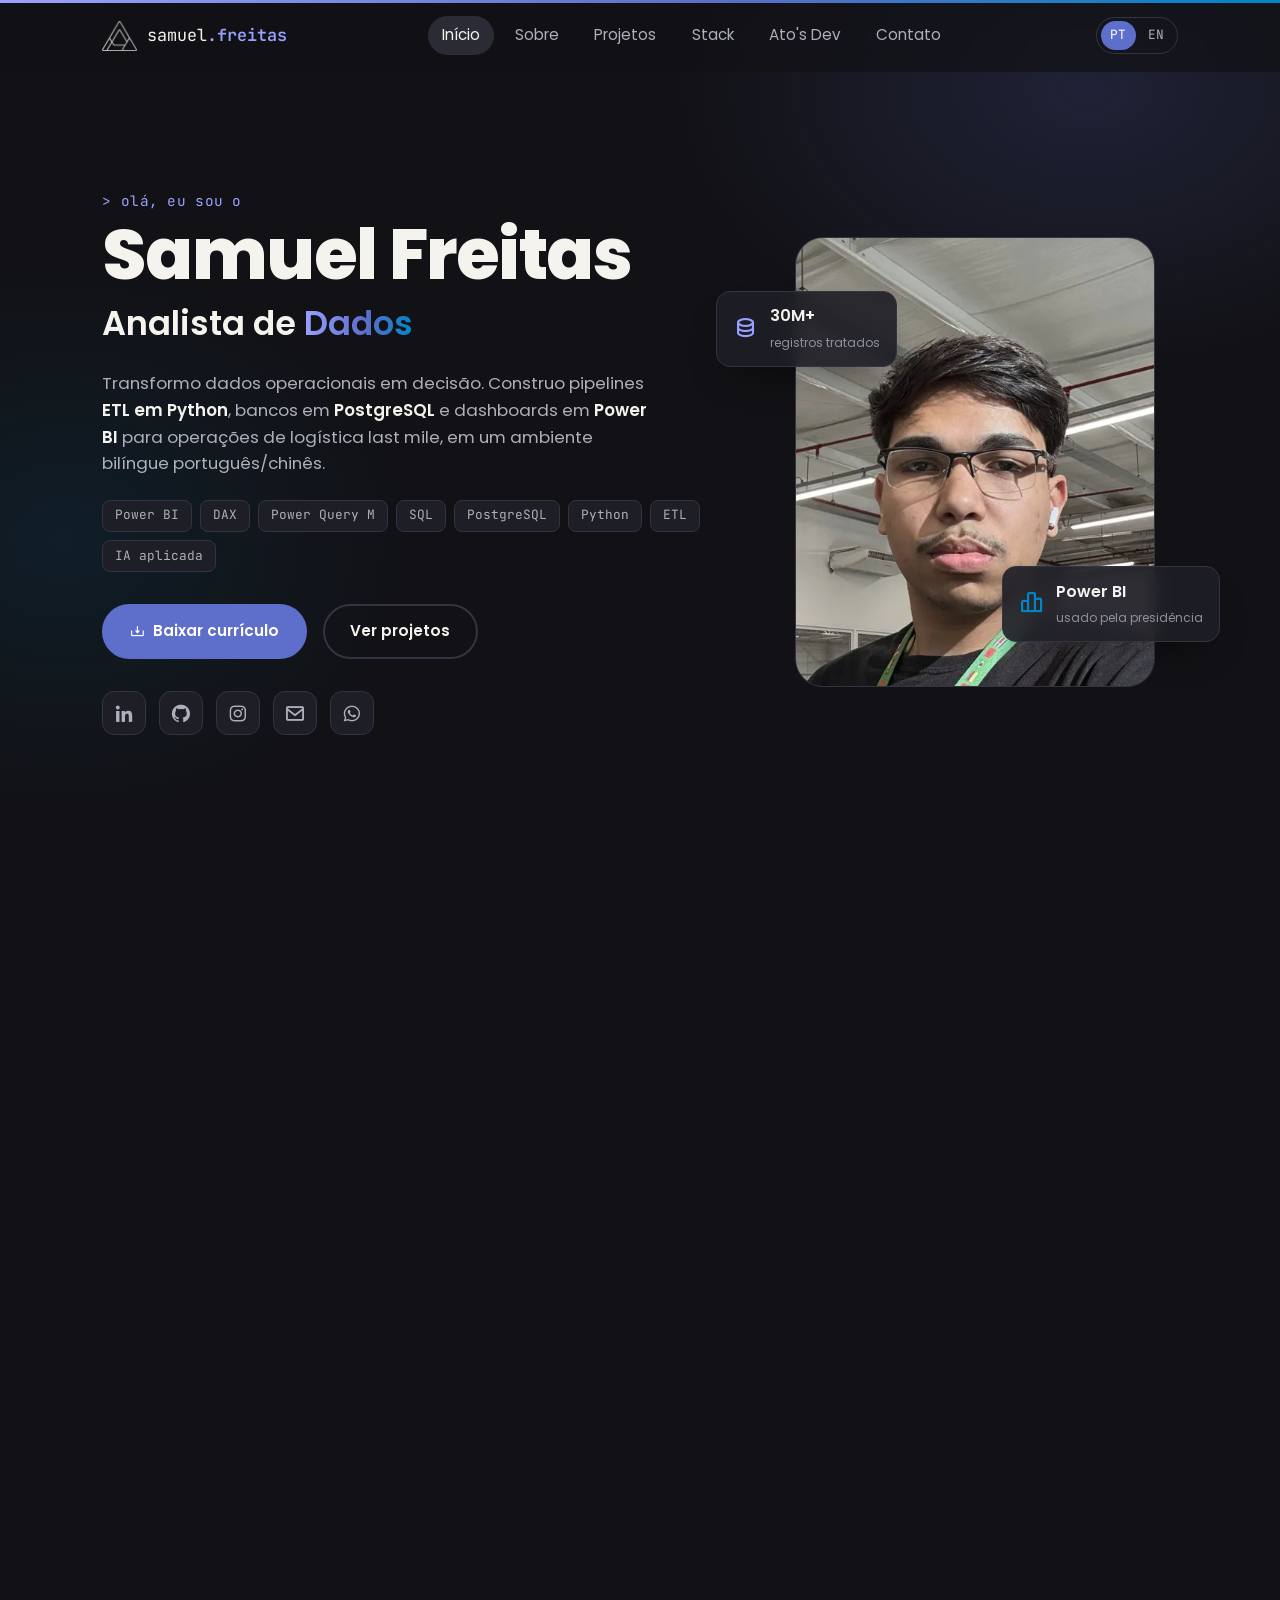
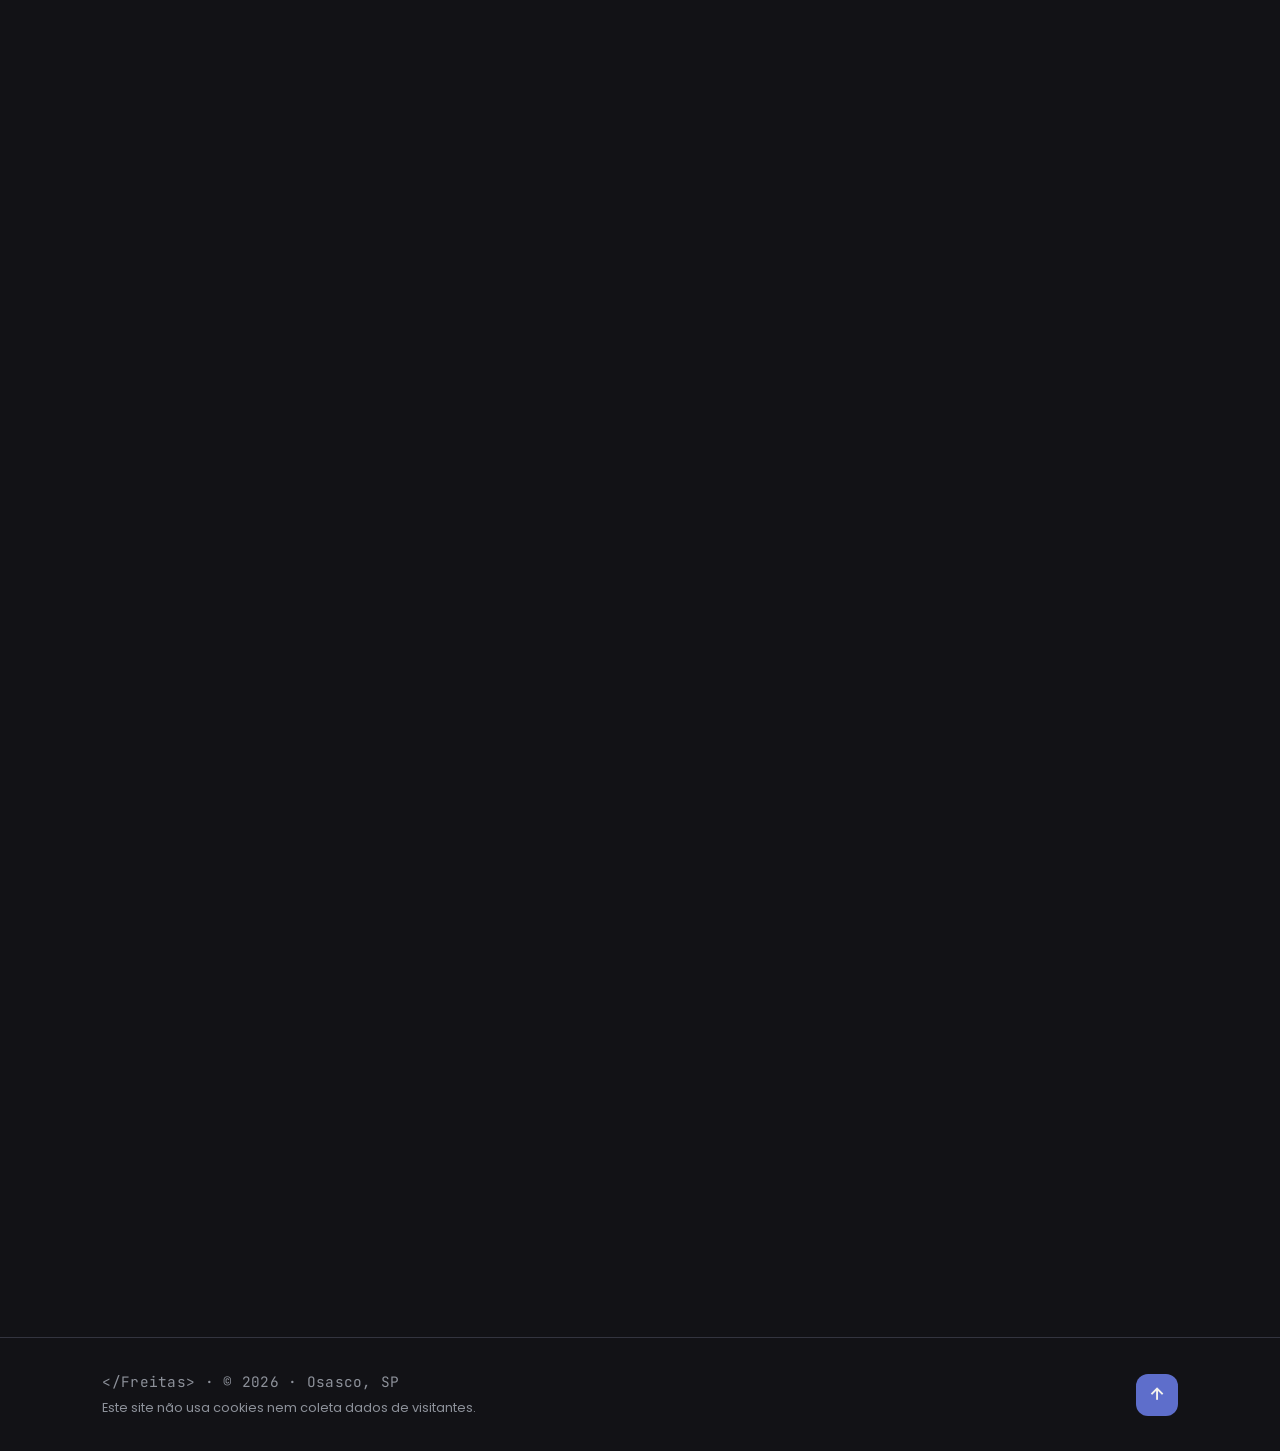
<file: index.html>
<!DOCTYPE html>
<html lang="pt-BR">
<head>
    <meta charset="UTF-8" />
    <meta name="viewport" content="width=device-width, initial-scale=1.0" />
    <meta http-equiv="Content-Security-Policy" content="default-src 'self'; script-src 'self'; style-src 'self'; font-src 'self'; img-src 'self' data:; connect-src 'self'; object-src 'none'; base-uri 'self'; form-action 'none'; upgrade-insecure-requests;" />
    <title>Samuel Freitas | Analista de Dados · Power BI, SQL e Python</title>
    <meta name="description" content="Portfólio de Samuel Freitas, Analista de Dados em Osasco – SP: dashboards Power BI, SQL, PostgreSQL, Python e ETL para operações de logística last mile." />
    <meta name="author" content="Samuel Freitas" />
    <meta name="theme-color" content="#121216" />
    <meta name="robots" content="index, follow" />

    <link rel="canonical" href="https://freitaslrs.github.io/portfolio/" />
    <link rel="alternate" hreflang="pt-BR" href="https://freitaslrs.github.io/portfolio/" />
    <link rel="alternate" hreflang="en" href="https://freitaslrs.github.io/portfolio/en/" />
    <link rel="alternate" hreflang="x-default" href="https://freitaslrs.github.io/portfolio/" />

    <!-- Compartilhamento (LinkedIn, WhatsApp, X) -->
    <meta property="og:type" content="website" />
    <meta property="og:site_name" content="Samuel Freitas" />
    <meta property="og:title" content="Samuel Freitas | Analista de Dados" />
    <meta property="og:description" content="Dashboards Power BI, SQL, PostgreSQL, Python e ETL para operações de logística last mile." />
    <meta property="og:url" content="https://freitaslrs.github.io/portfolio/" />
    <meta property="og:image" content="https://freitaslrs.github.io/portfolio/IMGS/og-image.jpg?v=2" />
    <meta property="og:image:width" content="1200" />
    <meta property="og:image:height" content="627" />
    <meta property="og:image:alt" content="Samuel Freitas, Analista de Dados" />
    <meta property="og:locale" content="pt_BR" />
    <meta property="og:locale:alternate" content="en_US" />
    <meta name="twitter:card" content="summary_large_image" />

    <script type="application/ld+json">
    {
        "@context": "https://schema.org",
        "@type": "Person",
        "name": "Samuel Freitas",
        "jobTitle": "Analista de Dados",
        "url": "https://freitaslrs.github.io/portfolio/",
        "image": "https://freitaslrs.github.io/portfolio/IMGS/og-image.jpg?v=2",
        "address": { "@type": "PostalAddress", "addressLocality": "Osasco", "addressRegion": "SP", "addressCountry": "BR" },
        "alumniOf": [{ "@type": "CollegeOrUniversity", "name": "Universidade Anhembi Morumbi" }],
        "knowsAbout": ["Power BI", "DAX", "SQL", "PostgreSQL", "Python", "ETL", "Engenharia de dados", "Logística last mile"],
        "knowsLanguage": ["pt-BR", "en"],
        "sameAs": ["https://www.linkedin.com/in/samuel-freitas-95b9a324a", "https://github.com/FreitaslrS"]
    }
    </script>

    <link rel="icon" href="IMGS/favicon.png" type="image/png" />
    <link rel="preload" href="CSS/fonts/poppins-400-latin.woff2" as="font" type="font/woff2" crossorigin />
    <link rel="preload" href="CSS/fonts/poppins-600-latin.woff2" as="font" type="font/woff2" crossorigin />
    <link rel="preload" href="CSS/fonts/poppins-800-latin.woff2" as="font" type="font/woff2" crossorigin />
    <link rel="preload" href="CSS/fonts/jetbrains-mono-latin.woff2" as="font" type="font/woff2" crossorigin />
    <link href="CSS/boxicons/css/boxicons.min.css" rel="stylesheet" />
    <link rel="stylesheet" href="CSS/style.css?v=5" />
    <script src="JS/script.js?v=5" defer></script>
</head>
<body>
    <a class="skip-link" href="#conteudo">Pular para o conteúdo</a>

    <!-- Cabeçalho -->
    <header class="header">
        <a href="#home" class="logo">
            <img src="IMGS/logo-mark.webp" alt="" width="144" height="125" />
            <span>samuel<b>.freitas</b></span>
        </a>
        <nav class="nav" id="nav" aria-label="Seções">
            <a href="#home">Início</a>
            <a href="#sobre">Sobre</a>
            <a href="#projetos">Projetos</a>
            <a href="#stack">Stack</a>
            <a href="#servicos">Ato's Dev</a>
            <a href="#contato">Contato</a>
        </nav>
        <div class="header-actions">
            <nav class="lang" aria-label="Idioma">
                <span aria-current="page">PT</span>
                <a href="en/" hreflang="en" lang="en">EN<span class="sr-only"> (English version)</span></a>
            </nav>
            <button class="menu-hamburger" id="menu" aria-label="Abrir menu" aria-controls="nav" aria-expanded="false"
                    data-label-open="Abrir menu" data-label-close="Fechar menu">
                <span class="bar1"></span><span class="bar2"></span><span class="bar3"></span>
            </button>
        </div>
    </header>

    <main id="conteudo" tabindex="-1">
        <!-- Home -->
        <section class="home" id="home">
            <div class="home-content">
                <p class="tag mono">&gt; olá, eu sou o</p>
                <h1>Samuel Freitas</h1>
                <p class="home-role">Analista de <span class="grad">Dados</span></p>
                <p class="lead">
                    Transformo dados operacionais em decisão. Construo pipelines
                    <b>ETL em Python</b>, bancos em <b>PostgreSQL</b> e dashboards em
                    <b>Power BI</b> para operações de logística last mile, em um ambiente
                    bilíngue português/chinês.
                </p>
                <ul class="chips" aria-label="Principais tecnologias">
                    <li>Power BI</li><li>DAX</li><li>Power Query M</li>
                    <li>SQL</li><li>PostgreSQL</li><li>Python</li><li>ETL</li><li>IA aplicada</li>
                </ul>
                <div class="home-actions">
                    <a href="Arquivos/Curriculo/Curriculo_Samuel_Freitas.pdf" class="btn" download>
                        <i class="bx bx-download" aria-hidden="true"></i> Baixar currículo <span class="sr-only">(PDF)</span>
                    </a>
                    <a href="#projetos" class="btn btn-ghost">Ver projetos</a>
                </div>
                <div class="social-media">
                    <a href="https://www.linkedin.com/in/samuel-freitas-95b9a324a" target="_blank" rel="noopener noreferrer" aria-label="LinkedIn (abre em nova aba)"><i class="bx bxl-linkedin" aria-hidden="true"></i></a>
                    <a href="https://github.com/FreitaslrS" target="_blank" rel="noopener noreferrer" aria-label="GitHub (abre em nova aba)"><i class="bx bxl-github" aria-hidden="true"></i></a>
                    <a href="https://www.instagram.com/samuelfreitas.ti/" target="_blank" rel="noopener noreferrer" aria-label="Instagram (abre em nova aba)"><i class="bx bxl-instagram" aria-hidden="true"></i></a>
                    <a href="mailto:samuelfreitas.ti&#64;outlook&#46;com" data-email-user="samuelfreitas.ti" data-email-domain="outlook.com" aria-label="E-mail"><i class="bx bx-envelope" aria-hidden="true"></i></a>
                    <a href="https://wa.me/5511966000037" target="_blank" rel="noopener noreferrer" aria-label="WhatsApp (abre em nova aba)"><i class="bx bxl-whatsapp" aria-hidden="true"></i></a>
                </div>
            </div>
            <div class="home-img">
                <div class="photo-frame">
                    <img src="IMGS/minha-foto.webp?v=2" alt="Foto de Samuel Freitas" width="320" height="400" fetchpriority="high" />
                </div>
                <div class="float-card fc-1"><i class="bx bx-data" aria-hidden="true"></i><div><b>30M+</b><small>registros tratados</small></div></div>
                <div class="float-card fc-2"><i class="bx bx-bar-chart-alt-2" aria-hidden="true"></i><div><b>Power BI</b><small>usado pela presidência</small></div></div>
            </div>
        </section>

        <!-- Números -->
        <section class="stats reveal" aria-label="Números">
            <div class="stat"><b>11+</b><span>painéis Power BI em produção</span></div>
            <div class="stat"><b>30M+</b><span>registros em um único modelo</span></div>
            <div class="stat"><b>400 MB</b><span>arquivos processados em streaming</span></div>
            <div class="stat"><b>PT · <span lang="zh">中文</span></b><span>reports bilíngues para a liderança</span></div>
        </section>

        <!-- Sobre -->
        <section class="sobre" id="sobre">
            <div class="section-title reveal">
                <p class="mono">// sobre mim</p>
                <h2>Do suporte técnico à <span class="grad">engenharia de dados</span></h2>
            </div>
            <div class="sobre-grid">
                <div class="sobre-text reveal">
                    <p>
                        Sou o Samuel, tenho 23 anos, sou natural de Osasco – SP e curso <b>Ciência da Computação</b>
                        na Anhembi Morumbi. Comecei na tecnologia pela infraestrutura, com o técnico em
                        Redes no ITB Prof. Munir José, e hoje atuo como <b>Analista de Dados Pleno</b>
                        em uma operação logística de grande volume.
                    </p>
                    <p>
                        Meu trabalho vai da ponta à ponta: extraio e trato os dados com Python, organizo
                        tudo em PostgreSQL e entrego painéis em Power BI com as regras de negócio da
                        operação (SLA, pontualidade, backlog, devoluções). Gosto de automatizar o que é
                        repetitivo e de garantir que o número que chega na diretoria esteja certo.
                        Uso <b>IA generativa</b> no dia a dia para acelerar automações, revisar análises e
                        gerar insights e KPIs para os dashboards, sempre sem expor dados sensíveis.
                    </p>
                    <p>
                        A base em infraestrutura me dá um perfil híbrido: entendo o servidor, a rede e o
                        negócio, e converso bem com todos esses lados.
                    </p>
                </div>
                <ol class="timeline reveal" aria-label="Experiência e formação">
                    <li>
                        <span class="tl-date">02/2026 – atual</span>
                        <h3>Analista de Dados Pleno</h3>
                        <p>Logística last mile · ETL, PostgreSQL, Power BI, reports PT/ZH</p>
                    </li>
                    <li>
                        <span class="tl-date">11/2023 – 01/2026</span>
                        <h3>Analista de Dados Jr. / Auxiliar de TI</h3>
                        <p>Transportadora · economia de R$ 50 mil em precificação, TMS (SSW), Microsoft 365/Teams e dashboards</p>
                    </li>
                    <li>
                        <span class="tl-date">11/2020 – 09/2023</span>
                        <h3>Gerente de Operações</h3>
                        <p>Varejo · caixa, compras, recebimento e estoque</p>
                    </li>
                    <li>
                        <span class="tl-date">Formação</span>
                        <h3>Ciência da Computação (cursando)</h3>
                        <p>Anhembi Morumbi · Técnico em Redes – ITB (2021)</p>
                    </li>
                </ol>
            </div>
        </section>

        <!-- Projetos -->
        <section class="projetos" id="projetos">
            <div class="section-title reveal">
                <p class="mono">// projetos</p>
                <h2>O que eu <span class="grad">construí</span></h2>
                <p class="subtitle">Painéis corporativos aparecem com as informações ocultadas por confidencialidade.</p>
            </div>

            <div class="filters reveal" role="group" aria-label="Filtrar projetos por categoria">
                <button type="button" class="filter active" data-filter="all" aria-pressed="true">Todos</button>
                <button type="button" class="filter" data-filter="dados" aria-pressed="false">Dados &amp; BI</button>
                <button type="button" class="filter" data-filter="web" aria-pressed="false">Web</button>
                <button type="button" class="filter" data-filter="auto" aria-pressed="false">Automação &amp; Infra</button>
            </div>

            <div class="projetos-grid">
                <article class="card reveal" data-cat="dados">
                    <button type="button" class="card-img zoom" data-full="IMGS/paineis/performance-hub.webp" data-title="Performance de HUB"><img src="IMGS/paineis/thumbs/performance-hub.webp" alt="Ampliar painel: Performance de HUB" width="640" height="406" loading="lazy" decoding="async" /><span class="badge"><i class="bx bx-lock-alt" aria-hidden="true"></i> dados ocultados</span></button>
                    <div class="card-body">
                        <h3>Torre de Controle · Performance de HUBs</h3>
                        <p>Painel de performance de 4 hubs de last mile, usado pela presidência. ETL em Python com leitura em streaming de arquivos de 300–400 MB → PostgreSQL → Power BI, com 30M+ registros.</p>
                        <ul class="tags" aria-label="Tecnologias"><li>Python</li><li>PostgreSQL</li><li>Power BI</li><li>DAX</li></ul>
                    </div>
                </article>

                <article class="card reveal" data-cat="dados">
                    <button type="button" class="card-img zoom" data-full="IMGS/paineis/monitor-rotas.webp" data-title="Monitoramento de rotas"><img src="IMGS/paineis/thumbs/monitor-rotas.webp" alt="Ampliar painel: Monitoramento de rotas" width="640" height="367" loading="lazy" decoding="async" /><span class="badge"><i class="bx bx-lock-alt" aria-hidden="true"></i> dados ocultados</span></button>
                    <div class="card-body">
                        <h3>Monitor de Expedição Last Mile</h3>
                        <p>Acompanha a saída das rotas noturnas e aponta o gargalo de cada atraso: doca, carregamento ou liberação. Fonte em Google Sheets, título bilíngue PT/ZH.</p>
                        <ul class="tags" aria-label="Tecnologias"><li>Power BI</li><li>Power Query M</li><li>Google Sheets</li></ul>
                    </div>
                </article>

                <article class="card reveal" data-cat="dados">
                    <button type="button" class="card-img zoom" data-full="IMGS/paineis/perdas-extravio.webp" data-title="Prevenção de perdas e extravios"><img src="IMGS/paineis/thumbs/perdas-extravio.webp" alt="Ampliar painel: Prevenção de perdas e extravios" width="640" height="367" loading="lazy" decoding="async" /><span class="badge"><i class="bx bx-lock-alt" aria-hidden="true"></i> dados ocultados</span></button>
                    <div class="card-body">
                        <h3>Prevenção de Perdas e Extravios</h3>
                        <p>Monitora pacotes em risco, valores envolvidos e responsáveis por etapa, com filtros por região e cliente para agir antes da perda.</p>
                        <ul class="tags" aria-label="Tecnologias"><li>SQL</li><li>PostgreSQL</li><li>Power BI</li><li>DAX</li></ul>
                    </div>
                </article>

                <article class="card reveal" data-cat="dados">
                    <button type="button" class="card-img zoom" data-full="IMGS/paineis/devolucao.webp" data-title="Operação de devolução"><img src="IMGS/paineis/thumbs/devolucao.webp" alt="Ampliar painel: Operação de devolução" width="640" height="367" loading="lazy" decoding="async" /><span class="badge"><i class="bx bx-lock-alt" aria-hidden="true"></i> dados ocultados</span></button>
                    <div class="card-body">
                        <h3>Ciclo de Vida da Devolução</h3>
                        <p>Redesenho do painel de logística reversa. Corrigi um filtro no ETL que descartava ~63% dos registros válidos e devolvi a confiança no indicador.</p>
                        <ul class="tags" aria-label="Tecnologias"><li>Python</li><li>SQL</li><li>Power BI</li><li>Data Quality</li></ul>
                    </div>
                </article>

                <article class="card reveal" data-cat="web">
                    <div class="card-img img-top"><img src="IMGS/projetos/ks-conexao.webp" alt="Página inicial do site KS Conexão" width="640" height="969" loading="lazy" decoding="async" /></div>
                    <div class="card-body">
                        <h3>KS Conexão · site institucional</h3>
                        <p>Site para empresa de instalações elétricas com área do cliente, pedido de orçamento, blog e painel administrativo.</p>
                        <ul class="tags" aria-label="Tecnologias"><li>PHP</li><li>MySQL</li><li>HTML/CSS</li><li>JavaScript</li></ul>
                    </div>
                </article>

                <article class="card card-icon reveal" data-cat="auto">
                    <div class="card-ico" aria-hidden="true"><i class="bx bxl-telegram"></i></div>
                    <div class="card-body">
                        <h3>Monitor de USB com alertas</h3>
                        <p>Script que detecta dispositivos USB conectados, registra log e envia alerta com captura de tela pelo Telegram.</p>
                        <ul class="tags" aria-label="Tecnologias"><li>Python</li><li>PowerShell</li><li>Telegram API</li></ul>
                    </div>
                </article>

                <article class="card card-icon reveal" data-cat="dados">
                    <div class="card-ico" aria-hidden="true"><i class="bx bx-wallet"></i></div>
                    <div class="card-body">
                        <h3>Controle financeiro pessoal</h3>
                        <p>Planilha automatizada com Python e dashboard em Looker Studio para acompanhar receitas, gastos e metas.</p>
                        <ul class="tags" aria-label="Tecnologias"><li>Google Sheets</li><li>Python</li><li>Looker Studio</li></ul>
                    </div>
                </article>

                <article class="card card-icon reveal" data-cat="auto">
                    <div class="card-ico" aria-hidden="true"><i class="bx bx-wrench"></i></div>
                    <div class="card-body">
                        <h3>Ferramenta de checkup do Windows</h3>
                        <p>Executável para diagnóstico e otimização de Windows 10/11, usado nos atendimentos de manutenção. <em>Em desenvolvimento.</em></p>
                        <ul class="tags" aria-label="Tecnologias"><li>Windows</li><li>Automação</li></ul>
                    </div>
                </article>

                <article class="card card-icon reveal" data-cat="auto">
                    <div class="card-ico" aria-hidden="true"><i class="bx bx-usb"></i></div>
                    <div class="card-body">
                        <h3>Pendrive multiboot</h3>
                        <p>Pendrive com várias ISOs (Windows e Linux) configurado com Ventoy e tema próprio para instalações e recuperação.</p>
                        <ul class="tags" aria-label="Tecnologias"><li>Ventoy</li><li>JSON</li><li>Linux</li></ul>
                    </div>
                </article>
            </div>
            <p class="sr-only" id="filtro-status" aria-live="polite"></p>

            <div class="galeria">
                <div class="section-title reveal">
                    <p class="mono">// galeria</p>
                    <h3>Todos os painéis Power BI <span class="grad">que desenvolvi</span></h3>
                    <p class="subtitle">Textos, números e logotipos ocultados (LGPD e confidencialidade). Clique para ampliar.</p>
                </div>
                <div class="gal-grid">
                <button type="button" class="gal-item zoom reveal" data-full="IMGS/paineis/performance-hub.webp" data-title="Performance de HUB"><img src="IMGS/paineis/thumbs/performance-hub.webp" alt="" width="640" height="406" loading="lazy" decoding="async" /><span>Performance de HUB</span></button>
                <button type="button" class="gal-item zoom reveal" data-full="IMGS/paineis/monitor-rotas.webp" data-title="Monitoramento de rotas"><img src="IMGS/paineis/thumbs/monitor-rotas.webp" alt="" width="640" height="367" loading="lazy" decoding="async" /><span>Monitoramento de rotas</span></button>
                <button type="button" class="gal-item zoom reveal" data-full="IMGS/paineis/perdas-extravio.webp" data-title="Prevenção de perdas e extravios"><img src="IMGS/paineis/thumbs/perdas-extravio.webp" alt="" width="640" height="367" loading="lazy" decoding="async" /><span>Prevenção de perdas e extravios</span></button>
                <button type="button" class="gal-item zoom reveal" data-full="IMGS/paineis/devolucao.webp" data-title="Operação de devolução"><img src="IMGS/paineis/thumbs/devolucao.webp" alt="" width="640" height="367" loading="lazy" decoding="async" /><span>Operação de devolução</span></button>
                <button type="button" class="gal-item zoom reveal" data-full="IMGS/paineis/backlog-b2c.webp" data-title="Pacotes sem movimentação · B2C"><img src="IMGS/paineis/thumbs/backlog-b2c.webp" alt="" width="640" height="370" loading="lazy" decoding="async" /><span>Pacotes sem movimentação · B2C</span></button>
                <button type="button" class="gal-item zoom reveal" data-full="IMGS/paineis/first-mile.webp" data-title="Monitoramento First Mile"><img src="IMGS/paineis/thumbs/first-mile.webp" alt="" width="640" height="367" loading="lazy" decoding="async" /><span>Monitoramento First Mile</span></button>
                <button type="button" class="gal-item zoom reveal" data-full="IMGS/paineis/performance-coleta.webp" data-title="Performance de coleta FM/LM"><img src="IMGS/paineis/thumbs/performance-coleta.webp" alt="" width="640" height="367" loading="lazy" decoding="async" /><span>Performance de coleta FM/LM</span></button>
                <button type="button" class="gal-item zoom reveal" data-full="IMGS/paineis/tentativas-entrega.webp" data-title="Tentativas de entrega"><img src="IMGS/paineis/thumbs/tentativas-entrega.webp" alt="" width="640" height="367" loading="lazy" decoding="async" /><span>Tentativas de entrega</span></button>
                <button type="button" class="gal-item zoom reveal" data-full="IMGS/paineis/tempo-entrada-rota.webp" data-title="Tempo de entrada em rota"><img src="IMGS/paineis/thumbs/tempo-entrada-rota.webp" alt="" width="640" height="367" loading="lazy" decoding="async" /><span>Tempo de entrada em rota</span></button>
                <button type="button" class="gal-item zoom reveal" data-full="IMGS/paineis/resultado-regional.webp" data-title="Resultado da operação por regional"><img src="IMGS/paineis/thumbs/resultado-regional.webp" alt="" width="640" height="367" loading="lazy" decoding="async" /><span>Resultado da operação por regional</span></button>
                <button type="button" class="gal-item zoom reveal" data-full="IMGS/paineis/bloqueio-vtga.webp" data-title="Bloqueio e desbloqueio por região"><img src="IMGS/paineis/thumbs/bloqueio-vtga.webp" alt="" width="640" height="406" loading="lazy" decoding="async" /><span>Bloqueio e desbloqueio por região</span></button>
                </div>
            </div>
        </section>

        <!-- Stack -->
        <section class="stack" id="stack">
            <div class="section-title reveal">
                <p class="mono">// stack</p>
                <h2>Ferramentas do <span class="grad">dia a dia</span></h2>
            </div>
            <div class="stack-grid">
                <div class="stack-box reveal">
                    <h3><i class="bx bx-bar-chart-square" aria-hidden="true"></i> BI &amp; Visualização</h3>
                    <ul><li>Power BI</li><li>DAX</li><li>Power Query M</li><li>Looker Studio</li><li>Modelagem de dados</li></ul>
                </div>
                <div class="stack-box reveal">
                    <h3><i class="bx bx-code-alt" aria-hidden="true"></i> Dados &amp; Código</h3>
                    <ul><li>Python</li><li>SQL</li><li>PostgreSQL</li><li>Git / GitHub</li><li>IA generativa (LLMs)</li></ul>
                </div>
                <div class="stack-box reveal">
                    <h3><i class="bx bx-spreadsheet" aria-hidden="true"></i> Planilhas</h3>
                    <ul><li>Excel avançado</li><li>Google Sheets</li><li>WPS Office</li><li>Power Query</li></ul>
                </div>
                <div class="stack-box reveal">
                    <h3><i class="bx bx-server" aria-hidden="true"></i> Infra &amp; Sistemas</h3>
                    <ul><li>Linux / Bash</li><li>Redes</li><li>Windows</li><li>Suporte N1/N2</li><li>HTML · CSS · JS · PHP</li></ul>
                </div>
            </div>
        </section>

        <!-- Ato's Dev -->
        <section class="servicos" id="servicos">
            <div class="servicos-wrap reveal">
                <img src="IMGS/logo-atosdev.webp" alt="Logo da Ato's Dev" class="servicos-logo" width="210" height="182" loading="lazy" decoding="async" />
                <div>
                    <p class="mono">// também atendo como</p>
                    <h2>Ato's Dev · <span class="grad">suporte e manutenção</span></h2>
                    <p>Manutenção preventiva, formatação e otimização de notebooks e desktops, configuração de impressoras em rede e suporte técnico. Atendimento aos sábados e em alguns dias da semana após as 19h, com garantia de 30 dias.</p>
                    <ul class="servicos-list">
                        <li><i class="bx bx-laptop" aria-hidden="true"></i> Notebooks e desktops</li>
                        <li><i class="bx bx-printer" aria-hidden="true"></i> Impressoras em rede</li>
                        <li><i class="bx bx-shield-quarter" aria-hidden="true"></i> Garantia de 30 dias</li>
                    </ul>
                </div>
            </div>
        </section>

        <!-- Contato -->
        <section class="contato" id="contato">
            <div class="section-title reveal">
                <p class="mono">// contato</p>
                <h2>Bora <span class="grad">conversar?</span></h2>
                <p class="subtitle">Aberto a oportunidades em dados, BI e engenharia de dados.</p>
            </div>
            <div class="contato-grid">
                <a class="contato-card reveal" href="mailto:samuelfreitas.ti&#64;outlook&#46;com" data-email-user="samuelfreitas.ti" data-email-domain="outlook.com">
                    <i class="bx bx-envelope" aria-hidden="true"></i><b>E-mail</b>
                </a>
                <a class="contato-card reveal" href="https://www.linkedin.com/in/samuel-freitas-95b9a324a" target="_blank" rel="noopener noreferrer">
                    <i class="bx bxl-linkedin" aria-hidden="true"></i><b>LinkedIn</b><span class="sr-only">(abre em nova aba)</span>
                </a>
                <a class="contato-card reveal" href="https://wa.me/5511966000037" target="_blank" rel="noopener noreferrer">
                    <i class="bx bxl-whatsapp" aria-hidden="true"></i><b>WhatsApp</b><span class="sr-only">(abre em nova aba)</span>
                </a>
                <a class="contato-card reveal" href="https://github.com/FreitaslrS" target="_blank" rel="noopener noreferrer">
                    <i class="bx bxl-github" aria-hidden="true"></i><b>GitHub</b><span class="sr-only">(abre em nova aba)</span>
                </a>
                <a class="contato-card reveal" href="https://www.instagram.com/samuelfreitas.ti/" target="_blank" rel="noopener noreferrer">
                    <i class="bx bxl-instagram" aria-hidden="true"></i><b>Instagram</b><span class="sr-only">(abre em nova aba)</span>
                </a>
            </div>
        </section>
    </main>

    <footer class="footer">
        <div>
            <p class="mono">&lt;/Freitas&gt; · © <span id="ano">2026</span> · Osasco, SP</p>
            <p class="footer-note">Este site não usa cookies nem coleta dados de visitantes.</p>
        </div>
        <a href="#home" class="to-top" aria-label="Voltar ao topo"><i class="bx bx-up-arrow-alt" aria-hidden="true"></i></a>
    </footer>

    <div class="lightbox" id="lightbox" role="dialog" aria-modal="true" aria-label="Painel ampliado" aria-hidden="true" inert>
        <button type="button" class="lb-close" aria-label="Fechar"><i class="bx bx-x" aria-hidden="true"></i></button>
        <figure><img alt="" /><figcaption></figcaption></figure>
    </div>
</body>
</html>
</file>
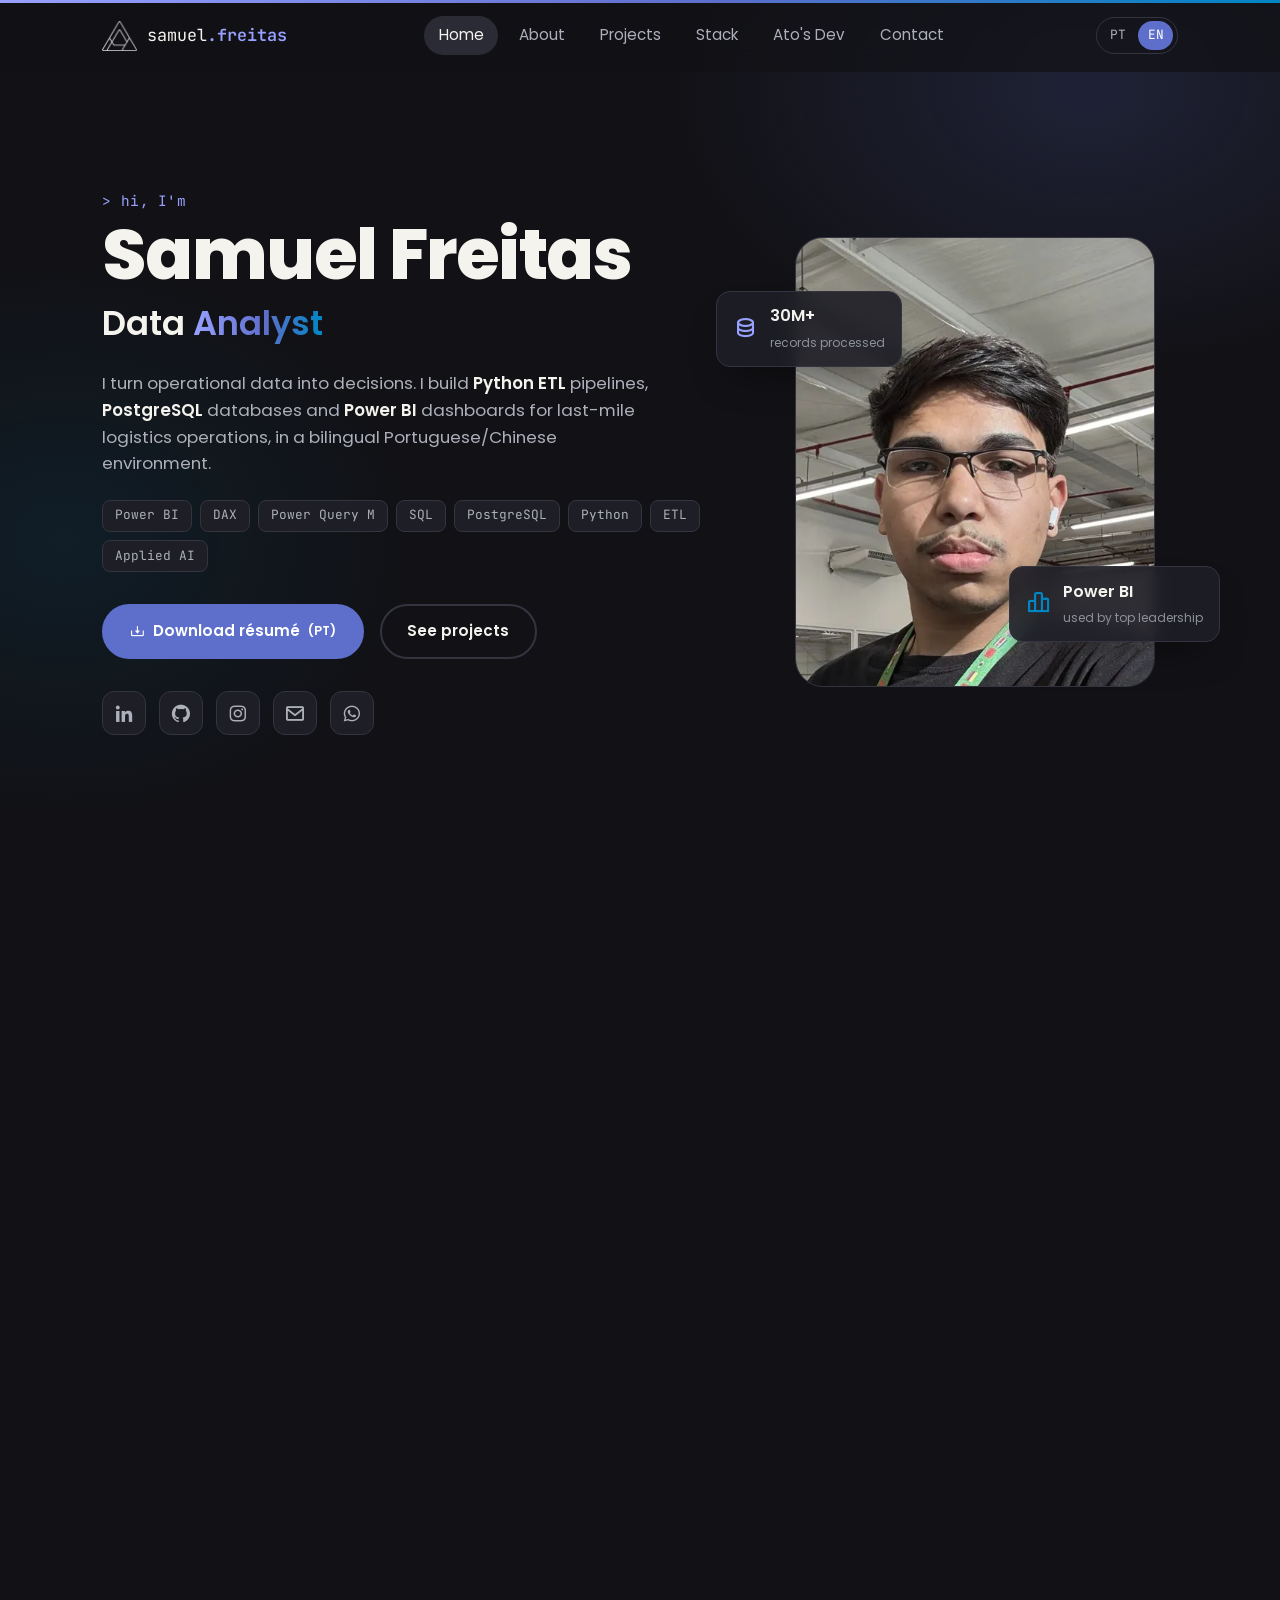
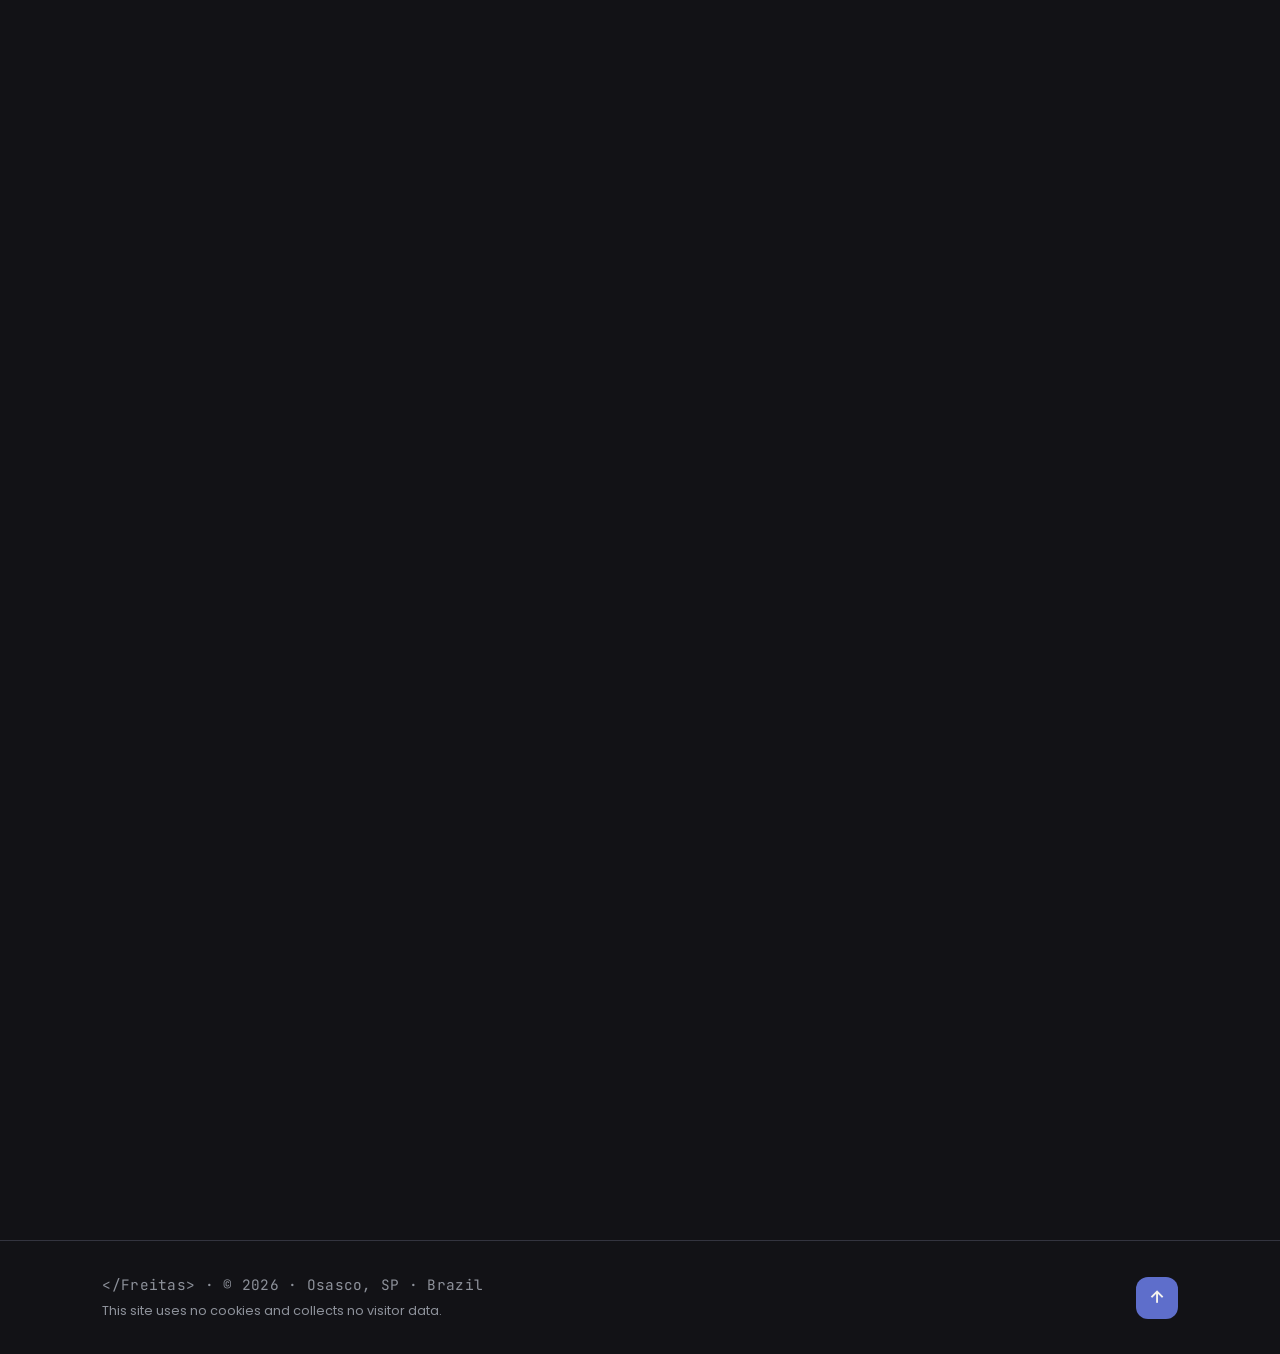
<file: en/index.html>
<!DOCTYPE html>
<html lang="en">
<head>
    <meta charset="UTF-8" />
    <meta name="viewport" content="width=device-width, initial-scale=1.0" />
    <meta http-equiv="Content-Security-Policy" content="default-src 'self'; script-src 'self'; style-src 'self'; font-src 'self'; img-src 'self' data:; connect-src 'self'; object-src 'none'; base-uri 'self'; form-action 'none'; upgrade-insecure-requests;" />
    <title>Samuel Freitas | Data Analyst · Power BI, SQL and Python</title>
    <meta name="description" content="Portfolio of Samuel Freitas, Data Analyst based in São Paulo, Brazil: Power BI dashboards, SQL, PostgreSQL, Python and ETL for last-mile logistics operations." />
    <meta name="author" content="Samuel Freitas" />
    <meta name="theme-color" content="#121216" />
    <meta name="robots" content="index, follow" />

    <link rel="canonical" href="https://freitaslrs.github.io/portfolio/en/" />
    <link rel="alternate" hreflang="pt-BR" href="https://freitaslrs.github.io/portfolio/" />
    <link rel="alternate" hreflang="en" href="https://freitaslrs.github.io/portfolio/en/" />
    <link rel="alternate" hreflang="x-default" href="https://freitaslrs.github.io/portfolio/" />

    <!-- Social sharing (LinkedIn, WhatsApp, X) -->
    <meta property="og:type" content="website" />
    <meta property="og:site_name" content="Samuel Freitas" />
    <meta property="og:title" content="Samuel Freitas | Data Analyst" />
    <meta property="og:description" content="Power BI dashboards, SQL, PostgreSQL, Python and ETL for last-mile logistics operations." />
    <meta property="og:url" content="https://freitaslrs.github.io/portfolio/en/" />
    <meta property="og:image" content="https://freitaslrs.github.io/portfolio/IMGS/og-image.jpg?v=2" />
    <meta property="og:image:width" content="1200" />
    <meta property="og:image:height" content="627" />
    <meta property="og:image:alt" content="Samuel Freitas, Data Analyst" />
    <meta property="og:locale" content="en_US" />
    <meta property="og:locale:alternate" content="pt_BR" />
    <meta name="twitter:card" content="summary_large_image" />

    <script type="application/ld+json">
    {
        "@context": "https://schema.org",
        "@type": "Person",
        "name": "Samuel Freitas",
        "jobTitle": "Data Analyst",
        "url": "https://freitaslrs.github.io/portfolio/en/",
        "image": "https://freitaslrs.github.io/portfolio/IMGS/og-image.jpg?v=2",
        "address": { "@type": "PostalAddress", "addressLocality": "Osasco", "addressRegion": "SP", "addressCountry": "BR" },
        "alumniOf": [{ "@type": "CollegeOrUniversity", "name": "Universidade Anhembi Morumbi" }],
        "knowsAbout": ["Power BI", "DAX", "SQL", "PostgreSQL", "Python", "ETL", "Data engineering", "Last-mile logistics"],
        "knowsLanguage": ["pt-BR", "en"],
        "sameAs": ["https://www.linkedin.com/in/samuel-freitas-95b9a324a", "https://github.com/FreitaslrS"]
    }
    </script>

    <link rel="icon" href="../IMGS/favicon.png" type="image/png" />
    <link rel="preload" href="../CSS/fonts/poppins-400-latin.woff2" as="font" type="font/woff2" crossorigin />
    <link rel="preload" href="../CSS/fonts/poppins-600-latin.woff2" as="font" type="font/woff2" crossorigin />
    <link rel="preload" href="../CSS/fonts/poppins-800-latin.woff2" as="font" type="font/woff2" crossorigin />
    <link rel="preload" href="../CSS/fonts/jetbrains-mono-latin.woff2" as="font" type="font/woff2" crossorigin />
    <link href="../CSS/boxicons/css/boxicons.min.css" rel="stylesheet" />
    <link rel="stylesheet" href="../CSS/style.css?v=5" />
    <script src="../JS/script.js?v=5" defer></script>
</head>
<body>
    <a class="skip-link" href="#content">Skip to content</a>

    <!-- Header -->
    <header class="header">
        <a href="#home" class="logo">
            <img src="../IMGS/logo-mark.webp" alt="" width="144" height="125" />
            <span>samuel<b>.freitas</b></span>
        </a>
        <nav class="nav" id="nav" aria-label="Sections">
            <a href="#home">Home</a>
            <a href="#about">About</a>
            <a href="#projects">Projects</a>
            <a href="#stack">Stack</a>
            <a href="#services">Ato's Dev</a>
            <a href="#contact">Contact</a>
        </nav>
        <div class="header-actions">
            <nav class="lang" aria-label="Language">
                <a href="../" hreflang="pt-BR" lang="pt-BR">PT<span class="sr-only"> (versão em português)</span></a>
                <span aria-current="page">EN</span>
            </nav>
            <button class="menu-hamburger" id="menu" aria-label="Open menu" aria-controls="nav" aria-expanded="false"
                    data-label-open="Open menu" data-label-close="Close menu">
                <span class="bar1"></span><span class="bar2"></span><span class="bar3"></span>
            </button>
        </div>
    </header>

    <main id="content" tabindex="-1">
        <!-- Home -->
        <section class="home" id="home">
            <div class="home-content">
                <p class="tag mono">&gt; hi, I'm</p>
                <h1>Samuel Freitas</h1>
                <p class="home-role">Data <span class="grad">Analyst</span></p>
                <p class="lead">
                    I turn operational data into decisions. I build
                    <b>Python ETL</b> pipelines, <b>PostgreSQL</b> databases and
                    <b>Power BI</b> dashboards for last-mile logistics operations, in a
                    bilingual Portuguese/Chinese environment.
                </p>
                <ul class="chips" aria-label="Main technologies">
                    <li>Power BI</li><li>DAX</li><li>Power Query M</li>
                    <li>SQL</li><li>PostgreSQL</li><li>Python</li><li>ETL</li><li>Applied AI</li>
                </ul>
                <div class="home-actions">
                    <a href="../Arquivos/Curriculo/Curriculo_Samuel_Freitas.pdf" class="btn" hreflang="pt-BR" download>
                        <i class="bx bx-download" aria-hidden="true"></i> Download résumé <small>(PT)</small> <span class="sr-only">(PDF, in Portuguese)</span>
                    </a>
                    <a href="#projects" class="btn btn-ghost">See projects</a>
                </div>
                <div class="social-media">
                    <a href="https://www.linkedin.com/in/samuel-freitas-95b9a324a" target="_blank" rel="noopener noreferrer" aria-label="LinkedIn (opens in a new tab)"><i class="bx bxl-linkedin" aria-hidden="true"></i></a>
                    <a href="https://github.com/FreitaslrS" target="_blank" rel="noopener noreferrer" aria-label="GitHub (opens in a new tab)"><i class="bx bxl-github" aria-hidden="true"></i></a>
                    <a href="https://www.instagram.com/samuelfreitas.ti/" target="_blank" rel="noopener noreferrer" aria-label="Instagram (opens in a new tab)"><i class="bx bxl-instagram" aria-hidden="true"></i></a>
                    <a href="mailto:samuelfreitas.ti&#64;outlook&#46;com" data-email-user="samuelfreitas.ti" data-email-domain="outlook.com" aria-label="Email"><i class="bx bx-envelope" aria-hidden="true"></i></a>
                    <a href="https://wa.me/5511966000037" target="_blank" rel="noopener noreferrer" aria-label="WhatsApp (opens in a new tab)"><i class="bx bxl-whatsapp" aria-hidden="true"></i></a>
                </div>
            </div>
            <div class="home-img">
                <div class="photo-frame">
                    <img src="../IMGS/minha-foto.webp?v=2" alt="Photo of Samuel Freitas" width="320" height="400" fetchpriority="high" />
                </div>
                <div class="float-card fc-1"><i class="bx bx-data" aria-hidden="true"></i><div><b>30M+</b><small>records processed</small></div></div>
                <div class="float-card fc-2"><i class="bx bx-bar-chart-alt-2" aria-hidden="true"></i><div><b>Power BI</b><small>used by top leadership</small></div></div>
            </div>
        </section>

        <!-- Numbers -->
        <section class="stats reveal" aria-label="Numbers">
            <div class="stat"><b>11+</b><span>Power BI dashboards in production</span></div>
            <div class="stat"><b>30M+</b><span>records in a single model</span></div>
            <div class="stat"><b>400 MB</b><span>files processed via streaming</span></div>
            <div class="stat"><b>PT · <span lang="zh">中文</span></b><span>bilingual reports for leadership</span></div>
        </section>

        <!-- About -->
        <section class="sobre" id="about">
            <div class="section-title reveal">
                <p class="mono">// about me</p>
                <h2>From IT support to <span class="grad">data engineering</span></h2>
            </div>
            <div class="sobre-grid">
                <div class="sobre-text reveal">
                    <p>
                        I'm Samuel, 23, from Osasco – São Paulo, Brazil, and I'm studying <b>Computer Science</b>
                        at Anhembi Morumbi University. I started in tech through infrastructure, with a technical
                        degree in Networking from ITB Prof. Munir José, and today I work as a <b>Mid-level Data Analyst</b>
                        in a high-volume logistics operation.
                    </p>
                    <p>
                        My work is end to end: I extract and clean data with Python, organize it all
                        in PostgreSQL and deliver Power BI dashboards built on the operation's business
                        rules (SLA, on-time rate, backlog, returns). I like automating repetitive work
                        and making sure the numbers that reach the board are right.
                        I use <b>generative AI</b> daily to speed up automations, review analyses and
                        generate insights and KPIs for dashboards, always without exposing sensitive data.
                    </p>
                    <p>
                        My infrastructure background gives me a hybrid profile: I understand the server, the
                        network and the business, and I work well with all of those sides.
                    </p>
                </div>
                <ol class="timeline reveal" aria-label="Experience and education">
                    <li>
                        <span class="tl-date">02/2026 – present</span>
                        <h3>Mid-level Data Analyst</h3>
                        <p>Last-mile logistics · ETL, PostgreSQL, Power BI, PT/ZH reports</p>
                    </li>
                    <li>
                        <span class="tl-date">11/2023 – 01/2026</span>
                        <h3>Junior Data Analyst / IT Assistant</h3>
                        <p>Freight carrier · R$ 50k saved on pricing, TMS (SSW), Microsoft 365/Teams and dashboards</p>
                    </li>
                    <li>
                        <span class="tl-date">11/2020 – 09/2023</span>
                        <h3>Operations Manager</h3>
                        <p>Retail · cash, purchasing, receiving and inventory</p>
                    </li>
                    <li>
                        <span class="tl-date">Education</span>
                        <h3>Computer Science (in progress)</h3>
                        <p>Anhembi Morumbi · Networking Technician – ITB (2021)</p>
                    </li>
                </ol>
            </div>
        </section>

        <!-- Projects -->
        <section class="projetos" id="projects">
            <div class="section-title reveal">
                <p class="mono">// projects</p>
                <h2>What I've <span class="grad">built</span></h2>
                <p class="subtitle">Corporate dashboards are shown with information hidden for confidentiality.</p>
            </div>

            <div class="filters reveal" role="group" aria-label="Filter projects by category">
                <button type="button" class="filter active" data-filter="all" aria-pressed="true">All</button>
                <button type="button" class="filter" data-filter="dados" aria-pressed="false">Data &amp; BI</button>
                <button type="button" class="filter" data-filter="web" aria-pressed="false">Web</button>
                <button type="button" class="filter" data-filter="auto" aria-pressed="false">Automation &amp; Infra</button>
            </div>

            <div class="projetos-grid">
                <article class="card reveal" data-cat="dados">
                    <button type="button" class="card-img zoom" data-full="../IMGS/paineis/performance-hub.webp" data-title="Hub performance"><img src="../IMGS/paineis/thumbs/performance-hub.webp" alt="Enlarge dashboard: Hub performance" width="640" height="406" loading="lazy" decoding="async" /><span class="badge"><i class="bx bx-lock-alt" aria-hidden="true"></i> data hidden</span></button>
                    <div class="card-body">
                        <h3>Control Tower · Hub Performance</h3>
                        <p>Performance dashboard for 4 last-mile hubs, used by executive leadership. Python ETL streaming 300–400 MB files → PostgreSQL → Power BI, with 30M+ records.</p>
                        <ul class="tags" aria-label="Technologies"><li>Python</li><li>PostgreSQL</li><li>Power BI</li><li>DAX</li></ul>
                    </div>
                </article>

                <article class="card reveal" data-cat="dados">
                    <button type="button" class="card-img zoom" data-full="../IMGS/paineis/monitor-rotas.webp" data-title="Route monitoring"><img src="../IMGS/paineis/thumbs/monitor-rotas.webp" alt="Enlarge dashboard: Route monitoring" width="640" height="367" loading="lazy" decoding="async" /><span class="badge"><i class="bx bx-lock-alt" aria-hidden="true"></i> data hidden</span></button>
                    <div class="card-body">
                        <h3>Last-Mile Dispatch Monitor</h3>
                        <p>Tracks overnight route departures and pinpoints the bottleneck behind each delay: dock, loading or release. Google Sheets source, bilingual PT/ZH title.</p>
                        <ul class="tags" aria-label="Technologies"><li>Power BI</li><li>Power Query M</li><li>Google Sheets</li></ul>
                    </div>
                </article>

                <article class="card reveal" data-cat="dados">
                    <button type="button" class="card-img zoom" data-full="../IMGS/paineis/perdas-extravio.webp" data-title="Loss and misplacement prevention"><img src="../IMGS/paineis/thumbs/perdas-extravio.webp" alt="Enlarge dashboard: Loss and misplacement prevention" width="640" height="367" loading="lazy" decoding="async" /><span class="badge"><i class="bx bx-lock-alt" aria-hidden="true"></i> data hidden</span></button>
                    <div class="card-body">
                        <h3>Loss and Misplacement Prevention</h3>
                        <p>Monitors at-risk packages, amounts involved and owners at each stage, with region and customer filters to act before a loss happens.</p>
                        <ul class="tags" aria-label="Technologies"><li>SQL</li><li>PostgreSQL</li><li>Power BI</li><li>DAX</li></ul>
                    </div>
                </article>

                <article class="card reveal" data-cat="dados">
                    <button type="button" class="card-img zoom" data-full="../IMGS/paineis/devolucao.webp" data-title="Returns operation"><img src="../IMGS/paineis/thumbs/devolucao.webp" alt="Enlarge dashboard: Returns operation" width="640" height="367" loading="lazy" decoding="async" /><span class="badge"><i class="bx bx-lock-alt" aria-hidden="true"></i> data hidden</span></button>
                    <div class="card-body">
                        <h3>Returns Lifecycle</h3>
                        <p>Redesign of the reverse-logistics dashboard. I fixed an ETL filter that was discarding ~63% of valid records and restored trust in the metric.</p>
                        <ul class="tags" aria-label="Technologies"><li>Python</li><li>SQL</li><li>Power BI</li><li>Data Quality</li></ul>
                    </div>
                </article>

                <article class="card reveal" data-cat="web">
                    <div class="card-img img-top"><img src="../IMGS/projetos/ks-conexao.webp" alt="Home page of the KS Conexão website" width="640" height="969" loading="lazy" decoding="async" /></div>
                    <div class="card-body">
                        <h3>KS Conexão · company website</h3>
                        <p>Website for an electrical installation company, with a customer area, quote requests, a blog and an admin panel.</p>
                        <ul class="tags" aria-label="Technologies"><li>PHP</li><li>MySQL</li><li>HTML/CSS</li><li>JavaScript</li></ul>
                    </div>
                </article>

                <article class="card card-icon reveal" data-cat="auto">
                    <div class="card-ico" aria-hidden="true"><i class="bx bxl-telegram"></i></div>
                    <div class="card-body">
                        <h3>USB monitor with alerts</h3>
                        <p>Script that detects connected USB devices, logs them and sends an alert with a screenshot via Telegram.</p>
                        <ul class="tags" aria-label="Technologies"><li>Python</li><li>PowerShell</li><li>Telegram API</li></ul>
                    </div>
                </article>

                <article class="card card-icon reveal" data-cat="dados">
                    <div class="card-ico" aria-hidden="true"><i class="bx bx-wallet"></i></div>
                    <div class="card-body">
                        <h3>Personal finance tracker</h3>
                        <p>Spreadsheet automated with Python and a Looker Studio dashboard to track income, expenses and goals.</p>
                        <ul class="tags" aria-label="Technologies"><li>Google Sheets</li><li>Python</li><li>Looker Studio</li></ul>
                    </div>
                </article>

                <article class="card card-icon reveal" data-cat="auto">
                    <div class="card-ico" aria-hidden="true"><i class="bx bx-wrench"></i></div>
                    <div class="card-body">
                        <h3>Windows checkup tool</h3>
                        <p>Executable for diagnosing and optimizing Windows 10/11, used in maintenance jobs. <em>In development.</em></p>
                        <ul class="tags" aria-label="Technologies"><li>Windows</li><li>Automation</li></ul>
                    </div>
                </article>

                <article class="card card-icon reveal" data-cat="auto">
                    <div class="card-ico" aria-hidden="true"><i class="bx bx-usb"></i></div>
                    <div class="card-body">
                        <h3>Multiboot USB drive</h3>
                        <p>USB drive with several ISOs (Windows and Linux), set up with Ventoy and a custom theme for installs and recovery.</p>
                        <ul class="tags" aria-label="Technologies"><li>Ventoy</li><li>JSON</li><li>Linux</li></ul>
                    </div>
                </article>
            </div>
            <p class="sr-only" id="filtro-status" aria-live="polite"></p>

            <div class="galeria">
                <div class="section-title reveal">
                    <p class="mono">// gallery</p>
                    <h3>All the Power BI dashboards <span class="grad">I've built</span></h3>
                    <p class="subtitle">Text, numbers and logos hidden (LGPD privacy law and confidentiality). Click to enlarge.</p>
                </div>
                <div class="gal-grid">
                <button type="button" class="gal-item zoom reveal" data-full="../IMGS/paineis/performance-hub.webp" data-title="Hub performance"><img src="../IMGS/paineis/thumbs/performance-hub.webp" alt="" width="640" height="406" loading="lazy" decoding="async" /><span>Hub performance</span></button>
                <button type="button" class="gal-item zoom reveal" data-full="../IMGS/paineis/monitor-rotas.webp" data-title="Route monitoring"><img src="../IMGS/paineis/thumbs/monitor-rotas.webp" alt="" width="640" height="367" loading="lazy" decoding="async" /><span>Route monitoring</span></button>
                <button type="button" class="gal-item zoom reveal" data-full="../IMGS/paineis/perdas-extravio.webp" data-title="Loss and misplacement prevention"><img src="../IMGS/paineis/thumbs/perdas-extravio.webp" alt="" width="640" height="367" loading="lazy" decoding="async" /><span>Loss and misplacement prevention</span></button>
                <button type="button" class="gal-item zoom reveal" data-full="../IMGS/paineis/devolucao.webp" data-title="Returns operation"><img src="../IMGS/paineis/thumbs/devolucao.webp" alt="" width="640" height="367" loading="lazy" decoding="async" /><span>Returns operation</span></button>
                <button type="button" class="gal-item zoom reveal" data-full="../IMGS/paineis/backlog-b2c.webp" data-title="Packages with no movement · B2C"><img src="../IMGS/paineis/thumbs/backlog-b2c.webp" alt="" width="640" height="370" loading="lazy" decoding="async" /><span>Packages with no movement · B2C</span></button>
                <button type="button" class="gal-item zoom reveal" data-full="../IMGS/paineis/first-mile.webp" data-title="First-mile monitoring"><img src="../IMGS/paineis/thumbs/first-mile.webp" alt="" width="640" height="367" loading="lazy" decoding="async" /><span>First-mile monitoring</span></button>
                <button type="button" class="gal-item zoom reveal" data-full="../IMGS/paineis/performance-coleta.webp" data-title="Pickup performance FM/LM"><img src="../IMGS/paineis/thumbs/performance-coleta.webp" alt="" width="640" height="367" loading="lazy" decoding="async" /><span>Pickup performance FM/LM</span></button>
                <button type="button" class="gal-item zoom reveal" data-full="../IMGS/paineis/tentativas-entrega.webp" data-title="Delivery attempts"><img src="../IMGS/paineis/thumbs/tentativas-entrega.webp" alt="" width="640" height="367" loading="lazy" decoding="async" /><span>Delivery attempts</span></button>
                <button type="button" class="gal-item zoom reveal" data-full="../IMGS/paineis/tempo-entrada-rota.webp" data-title="Time to route dispatch"><img src="../IMGS/paineis/thumbs/tempo-entrada-rota.webp" alt="" width="640" height="367" loading="lazy" decoding="async" /><span>Time to route dispatch</span></button>
                <button type="button" class="gal-item zoom reveal" data-full="../IMGS/paineis/resultado-regional.webp" data-title="Operating results by region"><img src="../IMGS/paineis/thumbs/resultado-regional.webp" alt="" width="640" height="367" loading="lazy" decoding="async" /><span>Operating results by region</span></button>
                <button type="button" class="gal-item zoom reveal" data-full="../IMGS/paineis/bloqueio-vtga.webp" data-title="Blocks and releases by region"><img src="../IMGS/paineis/thumbs/bloqueio-vtga.webp" alt="" width="640" height="406" loading="lazy" decoding="async" /><span>Blocks and releases by region</span></button>
                </div>
            </div>
        </section>

        <!-- Stack -->
        <section class="stack" id="stack">
            <div class="section-title reveal">
                <p class="mono">// stack</p>
                <h2>Everyday <span class="grad">tools</span></h2>
            </div>
            <div class="stack-grid">
                <div class="stack-box reveal">
                    <h3><i class="bx bx-bar-chart-square" aria-hidden="true"></i> BI &amp; Visualization</h3>
                    <ul><li>Power BI</li><li>DAX</li><li>Power Query M</li><li>Looker Studio</li><li>Data modeling</li></ul>
                </div>
                <div class="stack-box reveal">
                    <h3><i class="bx bx-code-alt" aria-hidden="true"></i> Data &amp; Code</h3>
                    <ul><li>Python</li><li>SQL</li><li>PostgreSQL</li><li>Git / GitHub</li><li>Generative AI (LLMs)</li></ul>
                </div>
                <div class="stack-box reveal">
                    <h3><i class="bx bx-spreadsheet" aria-hidden="true"></i> Spreadsheets</h3>
                    <ul><li>Advanced Excel</li><li>Google Sheets</li><li>WPS Office</li><li>Power Query</li></ul>
                </div>
                <div class="stack-box reveal">
                    <h3><i class="bx bx-server" aria-hidden="true"></i> Infra &amp; Systems</h3>
                    <ul><li>Linux / Bash</li><li>Networking</li><li>Windows</li><li>L1/L2 support</li><li>HTML · CSS · JS · PHP</li></ul>
                </div>
            </div>
        </section>

        <!-- Ato's Dev -->
        <section class="servicos" id="services">
            <div class="servicos-wrap reveal">
                <img src="../IMGS/logo-atosdev.webp" alt="Ato's Dev logo" class="servicos-logo" width="210" height="182" loading="lazy" decoding="async" />
                <div>
                    <p class="mono">// I also work as</p>
                    <h2>Ato's Dev · <span class="grad">support and maintenance</span></h2>
                    <p>Preventive maintenance, formatting and optimization of laptops and desktops, network printer setup and tech support. Available on Saturdays and some weekdays after 7 p.m., with a 30-day warranty.</p>
                    <ul class="servicos-list">
                        <li><i class="bx bx-laptop" aria-hidden="true"></i> Laptops and desktops</li>
                        <li><i class="bx bx-printer" aria-hidden="true"></i> Network printers</li>
                        <li><i class="bx bx-shield-quarter" aria-hidden="true"></i> 30-day warranty</li>
                    </ul>
                </div>
            </div>
        </section>

        <!-- Contact -->
        <section class="contato" id="contact">
            <div class="section-title reveal">
                <p class="mono">// contact</p>
                <h2>Let's <span class="grad">talk?</span></h2>
                <p class="subtitle">Open to opportunities in data, BI and data engineering.</p>
            </div>
            <div class="contato-grid">
                <a class="contato-card reveal" href="mailto:samuelfreitas.ti&#64;outlook&#46;com" data-email-user="samuelfreitas.ti" data-email-domain="outlook.com">
                    <i class="bx bx-envelope" aria-hidden="true"></i><b>Email</b>
                </a>
                <a class="contato-card reveal" href="https://www.linkedin.com/in/samuel-freitas-95b9a324a" target="_blank" rel="noopener noreferrer">
                    <i class="bx bxl-linkedin" aria-hidden="true"></i><b>LinkedIn</b><span class="sr-only">(opens in a new tab)</span>
                </a>
                <a class="contato-card reveal" href="https://wa.me/5511966000037" target="_blank" rel="noopener noreferrer">
                    <i class="bx bxl-whatsapp" aria-hidden="true"></i><b>WhatsApp</b><span class="sr-only">(opens in a new tab)</span>
                </a>
                <a class="contato-card reveal" href="https://github.com/FreitaslrS" target="_blank" rel="noopener noreferrer">
                    <i class="bx bxl-github" aria-hidden="true"></i><b>GitHub</b><span class="sr-only">(opens in a new tab)</span>
                </a>
                <a class="contato-card reveal" href="https://www.instagram.com/samuelfreitas.ti/" target="_blank" rel="noopener noreferrer">
                    <i class="bx bxl-instagram" aria-hidden="true"></i><b>Instagram</b><span class="sr-only">(opens in a new tab)</span>
                </a>
            </div>
        </section>
    </main>

    <footer class="footer">
        <div>
            <p class="mono">&lt;/Freitas&gt; · © <span id="ano">2026</span> · Osasco, SP · Brazil</p>
            <p class="footer-note">This site uses no cookies and collects no visitor data.</p>
        </div>
        <a href="#home" class="to-top" aria-label="Back to top"><i class="bx bx-up-arrow-alt" aria-hidden="true"></i></a>
    </footer>

    <div class="lightbox" id="lightbox" role="dialog" aria-modal="true" aria-label="Enlarged dashboard" aria-hidden="true" inert>
        <button type="button" class="lb-close" aria-label="Close"><i class="bx bx-x" aria-hidden="true"></i></button>
        <figure><img alt="" /><figcaption></figcaption></figure>
    </div>
</body>
</html>
</file>
<file: CSS/style.css>
/* ==========================================================
   Portfólio · Samuel Freitas
   Paleta pessoal: preto, cinza, índigo, lavanda, azul, off white
   ========================================================== */
/* ---------- Fontes (hospedadas no próprio site: nenhum dado do visitante vai ao Google) ---------- */
@font-face { font-family: "Poppins"; font-style: normal; font-weight: 400; font-display: swap; src: url("fonts/poppins-400-latin.woff2") format("woff2"); unicode-range: U+0000-00FF, U+0131, U+0152-0153, U+02BB-02BC, U+02C6, U+02DA, U+02DC, U+0304, U+0308, U+0329, U+2000-206F, U+20AC, U+2122, U+2191, U+2193, U+2212, U+2215, U+FEFF, U+FFFD; }
@font-face { font-family: "Poppins"; font-style: normal; font-weight: 600; font-display: swap; src: url("fonts/poppins-600-latin.woff2") format("woff2"); unicode-range: U+0000-00FF, U+0131, U+0152-0153, U+02BB-02BC, U+02C6, U+02DA, U+02DC, U+0304, U+0308, U+0329, U+2000-206F, U+20AC, U+2122, U+2191, U+2193, U+2212, U+2215, U+FEFF, U+FFFD; }
@font-face { font-family: "Poppins"; font-style: normal; font-weight: 700; font-display: swap; src: url("fonts/poppins-700-latin.woff2") format("woff2"); unicode-range: U+0000-00FF, U+0131, U+0152-0153, U+02BB-02BC, U+02C6, U+02DA, U+02DC, U+0304, U+0308, U+0329, U+2000-206F, U+20AC, U+2122, U+2191, U+2193, U+2212, U+2215, U+FEFF, U+FFFD; }
@font-face { font-family: "Poppins"; font-style: normal; font-weight: 800; font-display: swap; src: url("fonts/poppins-800-latin.woff2") format("woff2"); unicode-range: U+0000-00FF, U+0131, U+0152-0153, U+02BB-02BC, U+02C6, U+02DA, U+02DC, U+0304, U+0308, U+0329, U+2000-206F, U+20AC, U+2122, U+2191, U+2193, U+2212, U+2215, U+FEFF, U+FFFD; }
@font-face { font-family: "JetBrains Mono"; font-style: normal; font-weight: 400 600; font-display: swap; src: url("fonts/jetbrains-mono-latin.woff2") format("woff2"); unicode-range: U+0000-00FF, U+0131, U+0152-0153, U+02BB-02BC, U+02C6, U+02DA, U+02DC, U+0304, U+0308, U+0329, U+2000-206F, U+20AC, U+2122, U+2191, U+2193, U+2212, U+2215, U+FEFF, U+FFFD; }

:root {
    --preto: #121216;
    --grafite: #1e1f26;
    --grafite-2: #2a2b34;
    --borda: #33343f;
    --cinza: #8d919a; /* contraste AA (4.5:1) sobre o grafite */
    --cinza-claro: #adb0ba;
    --offwhite: #f5f3ee;
    --indigo: #5e6ecb;
    --lavanda: #98a1ff;
    --azul: #0086c4;
    --grad: linear-gradient(90deg, var(--lavanda), var(--indigo) 55%, var(--azul));
    --raio: 16px;
    --sombra: 0 20px 40px -20px rgba(0, 0, 0, .6);
    --header-h: 72px;
}

* { margin: 0; padding: 0; box-sizing: border-box; }
html { scroll-behavior: smooth; scroll-padding-top: var(--header-h); }
body {
    font-family: "Poppins", system-ui, sans-serif;
    background: var(--preto);
    color: var(--offwhite);
    line-height: 1.6;
    overflow-x: hidden;
}
body::before { /* brilho de fundo */
    content: ""; position: fixed; inset: 0; z-index: -1; pointer-events: none;
    background:
        radial-gradient(600px 400px at 85% 10%, rgba(94,110,203,.18), transparent 70%),
        radial-gradient(500px 400px at 5% 60%, rgba(0,134,196,.10), transparent 70%);
}
img { max-width: 100%; height: auto; display: block; }
a { color: inherit; text-decoration: none; }
b { font-weight: 600; }
.mono { font-family: "JetBrains Mono", monospace; color: var(--lavanda); font-size: .9rem; letter-spacing: .02em; }
.sr-only { position: absolute; width: 1px; height: 1px; padding: 0; margin: -1px; overflow: hidden; clip: rect(0 0 0 0); white-space: nowrap; border: 0; }
.skip-link {
    position: fixed; top: .6rem; left: .6rem; z-index: 300; padding: .6rem 1rem; border-radius: 10px;
    background: var(--lavanda); color: var(--preto); font-weight: 600; transform: translateY(-160%); transition: transform .2s;
}
.skip-link:focus { transform: none; }
main:focus { outline: none; }
:focus-visible { outline: 3px solid var(--lavanda); outline-offset: 3px; border-radius: 6px; }
.grad { background: var(--grad); -webkit-background-clip: text; background-clip: text; color: transparent; }

section { padding: 6rem 8%; }
.section-title { text-align: center; margin-bottom: 3rem; }
.section-title h2 { font-size: clamp(1.8rem, 3.5vw, 2.6rem); line-height: 1.2; margin-top: .4rem; }
.subtitle { color: var(--cinza-claro); margin-top: .6rem; }

/* ---------- Botões ---------- */
.btn {
    display: inline-flex; align-items: center; gap: .5rem;
    padding: .85rem 1.6rem; border-radius: 999px;
    background: var(--indigo); color: #fff; font-weight: 600; font-size: .95rem;
    border: 2px solid var(--indigo); transition: .3s;
}
.btn:hover { background: var(--lavanda); border-color: var(--lavanda); color: var(--preto); transform: translateY(-2px); }
.btn-ghost { background: transparent; color: var(--offwhite); border-color: var(--borda); }
.btn-ghost:hover { background: transparent; border-color: var(--lavanda); color: var(--lavanda); }

/* ---------- Header ---------- */
.header {
    position: fixed; inset: 0 0 auto 0; height: var(--header-h); z-index: 100;
    display: flex; align-items: center; justify-content: space-between;
    padding: 0 8%;
    background: rgba(18,18,22,.7); backdrop-filter: blur(12px);
    border-bottom: 1px solid transparent; transition: .3s;
}
.header.scrolled { border-color: var(--borda); background: rgba(18,18,22,.92); }
.header::after { /* linha fina no topo, como nos dashboards */
    content: ""; position: absolute; top: 0; left: 0; right: 0; height: 3px; background: var(--grad);
}
.logo { display: flex; align-items: center; gap: .6rem; font-family: "JetBrains Mono", monospace; font-size: 1.05rem; }
.logo img { height: 30px; width: auto; }
.logo b { color: var(--lavanda); font-weight: 600; }
.nav { display: flex; gap: .4rem; }
.nav a { padding: .45rem .9rem; border-radius: 999px; color: var(--cinza-claro); font-size: .95rem; transition: .25s; }
.nav a:hover, .nav a.active { color: var(--offwhite); background: var(--grafite-2); }
.header-actions { display: flex; align-items: center; gap: .8rem; }
.lang { display: flex; align-items: center; gap: .15rem; padding: .2rem; border-radius: 999px; border: 1px solid var(--borda); font-family: "JetBrains Mono", monospace; font-size: .8rem; }
.lang a, .lang span { padding: .25rem .6rem; border-radius: 999px; }
.lang span { background: var(--indigo); color: #fff; }
.lang a { color: var(--cinza-claro); transition: .25s; }
.lang a:hover { color: var(--offwhite); background: var(--grafite-2); }
.menu-hamburger { display: none; background: none; border: 0; cursor: pointer; padding: .4rem; }
.menu-hamburger span { display: block; width: 26px; height: 2px; margin: 6px 0; background: var(--offwhite); transition: .35s; }
.menu-hamburger.change .bar1 { transform: translateY(8px) rotate(45deg); }
.menu-hamburger.change .bar2 { opacity: 0; }
.menu-hamburger.change .bar3 { transform: translateY(-8px) rotate(-45deg); }

/* ---------- Home ---------- */
.home {
    min-height: 100vh; display: grid; grid-template-columns: 1.2fr .8fr;
    align-items: center; gap: 4rem; padding-top: calc(var(--header-h) + 3rem);
}
.home h1 { font-size: clamp(2.6rem, 6vw, 4.4rem); line-height: 1.05; font-weight: 800; letter-spacing: -.02em; margin-top: .4rem; }
.home-role { font-size: clamp(1.4rem, 3vw, 2.1rem); font-weight: 600; margin-top: .3rem; }
.lead { color: var(--cinza-claro); max-width: 560px; margin-top: 1.2rem; font-size: 1.05rem; }
.lead b { color: var(--offwhite); }
.chips, .tags, .servicos-list { list-style: none; }
.chips { display: flex; flex-wrap: wrap; gap: .5rem; margin-top: 1.4rem; }
.chips li {
    font-family: "JetBrains Mono", monospace; font-size: .8rem;
    padding: .3rem .75rem; border-radius: 8px;
    background: var(--grafite); border: 1px solid var(--borda); color: var(--cinza-claro);
}
.home-actions { display: flex; flex-wrap: wrap; gap: 1rem; margin-top: 2rem; }
.social-media { display: flex; gap: .8rem; margin-top: 2rem; }
.social-media a {
    width: 44px; height: 44px; display: grid; place-items: center; border-radius: 12px;
    background: var(--grafite); border: 1px solid var(--borda); font-size: 1.35rem; color: var(--cinza-claro); transition: .25s;
}
.social-media a:hover { color: var(--preto); background: var(--lavanda); border-color: var(--lavanda); transform: translateY(-3px); }

.home-img { position: relative; justify-self: center; }
.photo-frame {
    width: min(360px, 75vw); aspect-ratio: 4 / 5; border-radius: 28px; overflow: hidden;
    background: linear-gradient(160deg, var(--grafite-2), var(--grafite));
    border: 1px solid var(--borda); position: relative;
    display: flex; align-items: flex-end; justify-content: center;
}
.photo-frame::before { content: ""; position: absolute; inset: auto -20% -30% -20%; height: 70%; background: radial-gradient(closest-side, rgba(94,110,203,.55), transparent); }
.photo-frame img { position: relative; width: 100%; height: 100%; object-fit: cover; object-position: center top; }
.float-card {
    position: absolute; display: flex; align-items: center; gap: .7rem;
    padding: .7rem 1rem; border-radius: 14px;
    background: rgba(30,31,38,.9); backdrop-filter: blur(8px);
    border: 1px solid var(--borda); box-shadow: var(--sombra);
    animation: flutuar 5s ease-in-out infinite;
}
.float-card i { font-size: 1.6rem; color: var(--lavanda); }
.float-card b { display: block; font-size: 1rem; }
.float-card small { color: var(--cinza); font-size: .75rem; }
.fc-1 { top: 12%; left: -22%; }
.fc-2 { bottom: 10%; right: -18%; animation-delay: -2.5s; }
.fc-2 i { color: var(--azul); }
@keyframes flutuar { 50% { transform: translateY(-10px); } }

/* ---------- Números ---------- */
.stats {
    display: grid; grid-template-columns: repeat(4, 1fr); gap: 1rem;
    padding-top: 0; padding-bottom: 2rem;
}
.stat { padding: 1.4rem; border-radius: var(--raio); background: var(--grafite); border: 1px solid var(--borda); }
.stat b { display: block; font-size: 1.7rem; font-weight: 700; background: var(--grad); -webkit-background-clip: text; background-clip: text; color: transparent; }
.stat span { color: var(--cinza-claro); font-size: .9rem; }

/* ---------- Sobre ---------- */
.sobre-grid { display: grid; grid-template-columns: 1.1fr .9fr; gap: 3.5rem; align-items: start; }
.sobre-text p { color: var(--cinza-claro); margin-bottom: 1.1rem; font-size: 1.02rem; }
.sobre-text b { color: var(--offwhite); }
.timeline { list-style: none; position: relative; padding-left: 1.6rem; }
.timeline::before { content: ""; position: absolute; left: 5px; top: 6px; bottom: 6px; width: 2px; background: linear-gradient(var(--lavanda), var(--azul)); }
.timeline li { position: relative; margin-bottom: 1.6rem; }
.timeline li::before { content: ""; position: absolute; left: -1.6rem; top: 6px; width: 12px; height: 12px; border-radius: 50%; background: var(--preto); border: 2px solid var(--lavanda); }
.timeline li:first-child::before { background: var(--lavanda); box-shadow: 0 0 0 5px rgba(152,161,255,.2); }
.tl-date { font-family: "JetBrains Mono", monospace; font-size: .8rem; color: var(--lavanda); }
.timeline h3 { font-size: 1.05rem; margin-top: .15rem; }
.timeline p { color: var(--cinza); font-size: .9rem; }

/* ---------- Projetos ---------- */
.filters { display: flex; justify-content: center; flex-wrap: wrap; gap: .5rem; margin-bottom: 2.5rem; }
.filter {
    font-family: inherit; font-size: .9rem; cursor: pointer;
    padding: .5rem 1.1rem; border-radius: 999px;
    background: var(--grafite); color: var(--cinza-claro); border: 1px solid var(--borda); transition: .25s;
}
.filter:hover { color: var(--offwhite); border-color: var(--cinza); }
.filter.active { background: var(--indigo); border-color: var(--indigo); color: #fff; }

.projetos-grid { display: grid; grid-template-columns: repeat(auto-fill, minmax(300px, 1fr)); gap: 1.5rem; }
.card {
    display: flex; flex-direction: column; border-radius: var(--raio); overflow: hidden;
    background: var(--grafite); border: 1px solid var(--borda); transition: .35s;
}
.card:hover { transform: translateY(-6px); border-color: var(--indigo); box-shadow: 0 25px 45px -25px rgba(94,110,203,.55); }
.card.hide { display: none; }
.card-img { position: relative; aspect-ratio: 16 / 10; overflow: hidden; background: var(--grafite-2); }
.card-img img { width: 100%; height: 100%; object-fit: cover; transition: .5s; }
.card-img.img-top img { object-position: top; }
.card:hover .card-img img { transform: scale(1.05); }
.badge {
    position: absolute; top: .8rem; left: .8rem; display: inline-flex; align-items: center; gap: .3rem;
    font-size: .72rem; font-family: "JetBrains Mono", monospace;
    padding: .25rem .6rem; border-radius: 6px; background: rgba(18,18,22,.85); color: var(--lavanda); border: 1px solid var(--borda);
}
.card-ico {
    height: 120px; display: grid; place-items: center; font-size: 3rem; color: var(--lavanda);
    background: linear-gradient(135deg, rgba(94,110,203,.25), rgba(0,134,196,.1)), var(--grafite-2);
}
.card-body { padding: 1.3rem 1.4rem 1.5rem; display: flex; flex-direction: column; flex: 1; }
.card-body h3 { font-size: 1.1rem; margin-bottom: .5rem; }
.card-body p { color: var(--cinza-claro); font-size: .92rem; flex: 1; }
.tags { display: flex; flex-wrap: wrap; gap: .4rem; margin-top: 1rem; }
.tags li { font-size: .72rem; font-family: "JetBrains Mono", monospace; padding: .2rem .55rem; border-radius: 6px; background: rgba(94,110,203,.15); color: var(--lavanda); }

/* ---------- Stack ---------- */
.stack-grid { display: grid; grid-template-columns: repeat(4, 1fr); gap: 1.2rem; }
.stack-box { padding: 1.6rem; border-radius: var(--raio); background: var(--grafite); border: 1px solid var(--borda); transition: .3s; }
.stack-box:hover { border-color: var(--azul); }
.stack-box h3 { display: flex; align-items: center; gap: .5rem; font-size: 1rem; margin-bottom: 1rem; }
.stack-box h3 i { font-size: 1.5rem; color: var(--lavanda); }
.stack-box ul { list-style: none; }
.stack-box li { color: var(--cinza-claro); font-size: .92rem; padding: .35rem 0; border-bottom: 1px dashed var(--borda); }
.stack-box li:last-child { border: 0; }

/* ---------- Ato's Dev ---------- */
.servicos-wrap {
    display: grid; grid-template-columns: 180px 1fr; gap: 2.5rem; align-items: center;
    padding: 2.5rem; border-radius: 24px;
    background: linear-gradient(135deg, var(--grafite-2), var(--grafite)); border: 1px solid var(--borda);
}
.servicos-logo { width: 160px; opacity: .95; }
.servicos-wrap h2 { font-size: clamp(1.4rem, 2.6vw, 1.9rem); margin: .3rem 0 .8rem; line-height: 1.25; }
.servicos-wrap p { color: var(--cinza-claro); }
.servicos-list { display: flex; flex-wrap: wrap; gap: .6rem; margin-top: 1.2rem; }
.servicos-list li { display: inline-flex; align-items: center; gap: .4rem; font-size: .88rem; padding: .45rem .9rem; border-radius: 999px; background: var(--preto); border: 1px solid var(--borda); }
.servicos-list i { color: var(--azul); font-size: 1.1rem; }

/* ---------- Contato ---------- */
.contato-grid { display: grid; grid-template-columns: repeat(5, 1fr); gap: 1.2rem; }
.contato-card {
    display: flex; flex-direction: column; align-items: center; text-align: center; gap: .3rem;
    padding: 2rem 1rem; border-radius: var(--raio); background: var(--grafite); border: 1px solid var(--borda); transition: .3s;
}
.contato-card i { font-size: 2.2rem; color: var(--lavanda); margin-bottom: .4rem; transition: .3s; }
.contato-card:hover { border-color: var(--lavanda); transform: translateY(-4px); }
.contato-card:hover i { color: var(--azul); }

/* ---------- Footer ---------- */
.footer { display: flex; justify-content: space-between; align-items: center; padding: 2rem 8%; border-top: 1px solid var(--borda); }
.footer .mono { color: var(--cinza); }
.footer-note { color: var(--cinza); font-size: .8rem; margin-top: .3rem; }
.to-top { width: 42px; height: 42px; display: grid; place-items: center; border-radius: 12px; background: var(--indigo); font-size: 1.4rem; transition: .3s; }
.to-top:hover { background: var(--lavanda); color: var(--preto); }

/* ---------- Animação de entrada ---------- */
.reveal { opacity: 0; transform: translateY(24px); transition: opacity .7s ease, transform .7s ease; }
.reveal.visible { opacity: 1; transform: none; }
@media (prefers-reduced-motion: reduce) {
    .reveal { opacity: 1; transform: none; transition: none; }
    .float-card { animation: none; }
    html { scroll-behavior: auto; }
    *, *::before, *::after { transition-duration: .01ms !important; animation-duration: .01ms !important; }
}

/* ---------- Responsivo ---------- */
@media (max-width: 1100px) {
    .stack-grid, .contato-grid, .stats { grid-template-columns: repeat(2, 1fr); }
    .fc-1 { left: -8%; } .fc-2 { right: -6%; }
}
@media (max-width: 900px) {
    section { padding: 5rem 6%; }
    .header { padding: 0 6%; }
    .menu-hamburger { display: block; }
    .nav {
        position: absolute; top: var(--header-h); left: 0; right: 0;
        flex-direction: column; padding: 1rem 6% 1.5rem; gap: .2rem;
        background: rgba(18,18,22,.97); border-bottom: 1px solid var(--borda);
        transform: translateY(-10px); opacity: 0; visibility: hidden; pointer-events: none; transition: .3s;
    }
    .nav.open { transform: none; opacity: 1; visibility: visible; pointer-events: auto; }
    .home { grid-template-columns: 1fr; text-align: center; gap: 3rem; }
    .lead { margin-inline: auto; }
    .chips, .home-actions, .social-media { justify-content: center; }
    .home-img { order: -1; }
    .sobre-grid { grid-template-columns: 1fr; }
    .servicos-wrap { grid-template-columns: 1fr; text-align: center; }
    .servicos-logo { margin: 0 auto; width: 120px; }
    .servicos-list { justify-content: center; }
}
@media (max-width: 560px) {
    .stack-grid, .contato-grid, .stats { grid-template-columns: 1fr; }
    .float-card { display: none; }
    .footer { flex-direction: column; gap: 1rem; }
}

/* ---------- Cards clicáveis / Galeria / Lightbox ---------- */
button.card-img, .gal-item { border: 0; padding: 0; font: inherit; color: inherit; cursor: zoom-in; display: block; width: 100%; text-align: left; }
.galeria { margin-top: 5rem; }
.galeria h3 { font-size: clamp(1.4rem, 2.8vw, 2rem); line-height: 1.2; margin-top: .4rem; }
.gal-grid { display: grid; grid-template-columns: repeat(auto-fill, minmax(250px, 1fr)); gap: 1rem; }
.gal-item { position: relative; border-radius: 14px; overflow: hidden; background: var(--grafite); border: 1px solid var(--borda); transition: .3s; }
.gal-item img { aspect-ratio: 16 / 10; width: 100%; object-fit: cover; object-position: top; transition: .5s; }
.gal-item span { display: block; padding: .7rem .9rem; font-size: .85rem; color: var(--cinza-claro); }
.gal-item:hover { border-color: var(--lavanda); transform: translateY(-4px); }
.gal-item:hover img { transform: scale(1.04); }
.card-img img { object-position: top; }
.lightbox { position: fixed; inset: 0; z-index: 200; display: grid; place-items: center; padding: 4vh 4vw; background: rgba(10,10,13,.92); backdrop-filter: blur(6px); opacity: 0; pointer-events: none; transition: .3s; }
.lightbox.open { opacity: 1; pointer-events: auto; }
body.lb-open { overflow: hidden; }
.lightbox figure { max-width: 1400px; width: 100%; }
.lightbox img { width: 100%; max-height: 82vh; object-fit: contain; border-radius: 12px; box-shadow: var(--sombra); }
.lightbox figcaption { text-align: center; margin-top: .9rem; color: var(--cinza-claro); font-size: .95rem; }
.lb-close { position: absolute; top: 1.2rem; right: 1.4rem; width: 44px; height: 44px; border-radius: 12px; border: 1px solid var(--borda); background: var(--grafite); color: var(--offwhite); font-size: 1.8rem; display: grid; place-items: center; cursor: pointer; }
.lb-close:hover { background: var(--lavanda); color: var(--preto); }
</file>
